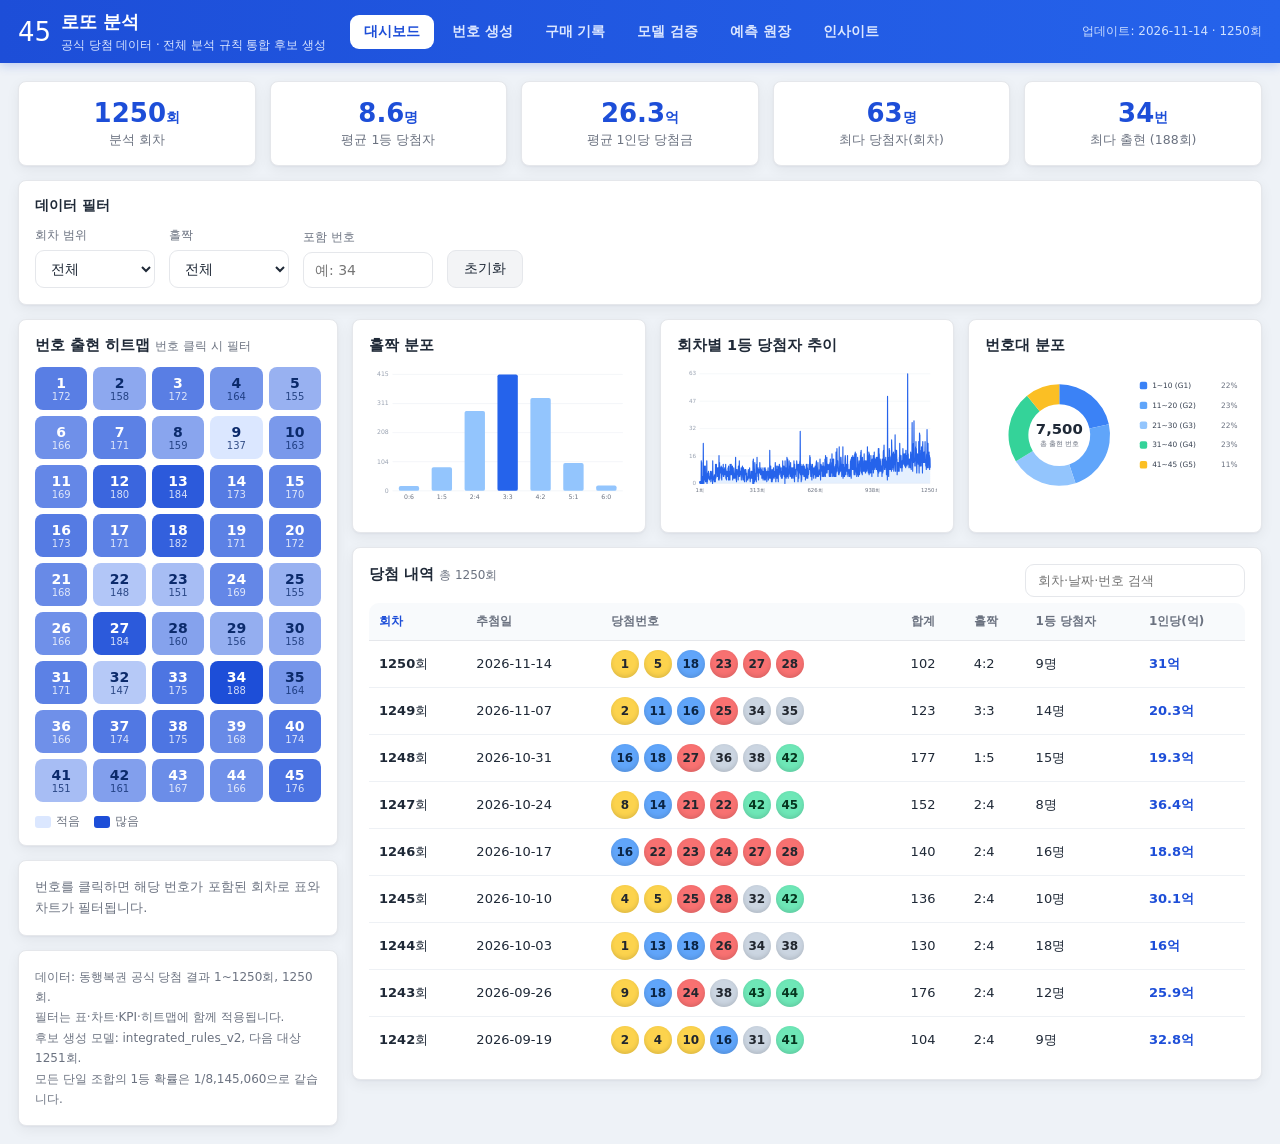
<file: index.html>
<!DOCTYPE html>
<html lang="ko">
<head>
<meta charset="utf-8" />
<meta name="viewport" content="width=device-width, initial-scale=1, viewport-fit=cover" />
<meta name="theme-color" content="#1d4ed8" />
<meta name="apple-mobile-web-app-capable" content="yes" />
<meta name="apple-mobile-web-app-title" content="로또 분석" />
<link rel="manifest" href="manifest.webmanifest" />
<link rel="icon" href="icon-192.png" />
<link rel="apple-touch-icon" href="icon-192.png" />
<link rel="stylesheet" href="styles.css" />
<title>로또 데이터 분석과 번호 생성</title>
</head>
<body>
<header class="appbar">
  <div class="appbar-inner">
    <div class="brand">
      <span class="logo" aria-hidden="true">45</span>
      <div class="brand-txt">
        <h1>로또 분석</h1>
        <span class="sub">공식 당첨 데이터 · 전체 분석 규칙 통합 후보 생성</span>
      </div>
    </div>
    <nav class="topnav" id="topnav" aria-label="주요 화면">
      <button data-tab="dashboard" data-icon="⌂" class="active" aria-current="page">대시보드</button>
      <button data-tab="generate" data-icon="＋">번호 생성</button>
      <button data-tab="purchases" data-icon="₩">구매 기록</button>
      <button data-tab="backtest" data-icon="✓">모델 검증</button>
      <button data-tab="ledger" data-icon="▤">예측 원장</button>
      <button data-tab="insights" data-icon="ⓘ">인사이트</button>
    </nav>
    <div class="updated" id="updated">업데이트: -</div>
  </div>
</header>

<main>
  <section class="tab" id="tab-dashboard">
    <div class="kpis" id="kpis"></div>
    <div class="card filterbar">
      <div class="filter-title">데이터 필터</div>
      <div class="filter-grid">
        <label class="filter-field">회차 범위
          <select id="fRange">
            <option value="0" selected>전체</option><option value="500">최근 500회</option>
            <option value="300">최근 300회</option><option value="200">최근 200회</option>
            <option value="100">최근 100회</option><option value="50">최근 50회</option>
          </select>
        </label>
        <label class="filter-field">홀짝<select id="fOE"><option value="all">전체</option></select></label>
        <label class="filter-field filter-wide">포함 번호<input type="text" id="fInclude" placeholder="예: 34" inputmode="numeric" /></label>
        <button class="reset" id="fReset">초기화</button>
      </div>
    </div>
    <div class="dash">
      <div class="dash-left">
        <div class="card heatmap-card">
          <h3>번호 출현 히트맵 <span class="muted-inline">번호 클릭 시 필터</span></h3>
          <div id="heatmap" class="heatmap"></div>
          <div class="legend">
            <span class="legend-grad"><i></i> 적음</span><span class="legend-grad"><i class="hi"></i> 많음</span>
            <span class="legend-clear" id="legendClear" hidden>번호 필터 해제</span>
          </div>
        </div>
        <div class="card info-card">번호를 클릭하면 해당 번호가 포함된 회차로 표와 차트가 필터됩니다.</div>
        <div class="card notes" id="notes"></div>
      </div>
      <div class="dash-right">
        <div class="charts">
          <div class="card chart-card"><h3>홀짝 분포</h3><div id="chartOE" class="chart"></div></div>
          <div class="card chart-card"><h3>회차별 1등 당첨자 추이</h3><div id="chartLine" class="chart"></div></div>
          <div class="card chart-card"><h3>번호대 분포</h3><div id="chartDonut" class="chart"></div></div>
        </div>
        <div class="card table-card">
          <div class="table-head">
            <h3>당첨 내역 <span class="muted-inline" id="tableCount"></span></h3>
            <input type="search" id="tableSearch" class="table-search" placeholder="회차·날짜·번호 검색" />
          </div>
          <div class="table-scroll">
            <table id="drawTable">
              <thead><tr>
                <th data-sort="round">회차</th><th data-sort="date">추첨일</th>
                <th class="nums-col">당첨번호</th><th data-sort="sum">합계</th>
                <th class="oe-col">홀짝</th><th data-sort="winners">1등 당첨자</th><th data-sort="amount">1인당(억)</th>
              </tr></thead>
              <tbody id="drawTbody"></tbody>
            </table>
          </div>
        </div>
      </div>
    </div>
  </section>

  <section class="tab" id="tab-generate" hidden>
    <div class="card hero">
      <h2 id="generatorTitle">다음 회차 후보 생성</h2>
      <p class="muted">기본 패턴·전이·조건부 규칙·개별 번호·페어·출현주기를 함께 평가해 상위 조합을 표시합니다.
        여러 장을 살 때는 <b>겹침 상한</b>이 중요합니다. 상한이 작을수록 조합끼리 덜 겹쳐
        한 장도 못 맞출 확률이 내려갑니다(기대값은 그대로입니다). 고정 번호는 모든 조합에 들어가므로 겹침에서 빼고 셉니다.</p>
      <div class="controls">
        <label>생성 개수<input type="number" id="genCount" value="6" min="1" max="200" /></label>
        <label>후보 풀<select id="genPool"><option value="10000">10,000개</option><option value="30000" selected>30,000개</option><option value="60000">60,000개</option></select></label>
        <label>조합 선택<select id="genOrder"><option value="random" selected>무작위</option><option value="score">점수 상위</option></select></label>
        <label>점수 모델<select id="genModel"><option value="integrated" selected>전체 규칙 통합 v2</option><option value="legacy">페어+주기 v1</option></select></label>
        <label>시나리오<select id="genScenario"><option value="all">전체</option></select></label>
        <label class="check"><input type="checkbox" id="genNoConsec" /> 연속번호 제외</label>
        <label>겹침 상한 (고정 제외)<select id="genMaxOverlap">
          <option value="2" selected>최대 2개 (권장)</option>
          <option value="3">최대 3개</option>
          <option value="4">최대 4개</option>
          <option value="none">제한 없음</option>
        </select></label>
      </div>
      <div class="controls">
        <label class="grow">고정 번호<input type="text" id="genFix" placeholder="예: 17, 33" inputmode="numeric" /></label>
        <label class="grow">제외 번호<input type="text" id="genExclude" placeholder="예: 7, 13" inputmode="numeric" /></label>
        <label class="grow">후보 풀 (선택)<input type="text" id="genCandidatePool" placeholder="8~30개, 예: 3, 7, 12, 18, ..." inputmode="numeric" /></label>
        <label class="grow">재현 시드<input type="text" id="genSeed" placeholder="예: 1234 또는 메모" autocomplete="off" /></label>
      </div>
      <div class="model-help" id="modelHelp"></div>
      <details class="experiment-panel">
        <summary>선택형 실험 필터 <span id="experimentSummary">0개 사용 · 기본값 꺼짐</span></summary>
        <p class="muted">전형적인 모양을 강제하면 실제 당첨조합도 제외됩니다. 아래 필터는 통합 점수와 별개이며 직접 선택한 경우에만 적용됩니다.</p>
        <div id="experimentRules"></div>
        <div class="callout warn compact" id="experimentRisk"></div>
      </details>
      <details class="experiment-panel" id="noLowPanel">
        <summary>1~10 제외 모드 <span id="noLowSummary">꺼짐</span></summary>
        <p class="muted">1~10을 빼고 11~45로만 조합합니다. 아래 규칙은 1~1249회의 '1~10 없는 1등 조합' 272개가
          이론보다 자주 보인 모양입니다(A: 250회 기간 5개 모두 우세, B: 5개 중 4개). 같은 데이터로 고른 후보라
          확정 규칙이 아니며, 조건을 걸어도 조합 하나의 1등 확률은 바뀌지 않습니다.</p>
        <label class="check nolow-toggle"><input type="checkbox" id="noLowMode" /> 1~10 제외하고 11~45로만 조합</label>
        <div id="noLowRules"></div>
        <div class="callout warn compact" id="noLowRisk"></div>
      </details>
      <details class="experiment-panel" id="hintGuide">
        <summary>힌트 사용 원칙 <span class="guide-tag">포함·제외·필터를 쓰기 전에</span></summary>
        <div id="hintGuideBody"></div>
      </details>
      <button class="primary" id="genBtn">후보 생성</button>
      <p class="error" id="genError" hidden></p>
    </div>
    <div id="genResults"></div>
    <dialog class="notice-dialog" id="noticeDialog" aria-labelledby="noticeTitle">
      <h3 id="noticeTitle"></h3>
      <p id="noticeBody"></p>
      <button class="primary slim" id="noticeClose" autofocus>확인</button>
    </dialog>
    <div class="card lock-card" id="lockCard" hidden>
      <div>
        <h3>이 결과를 예측 원장에 잠그기</h3>
        <p class="muted">대상 회차·데이터 기준·모델·조건·시드·조합을 함께 저장합니다. 저장된 원본은 수정하지 않고 추첨 결과만 자동 판정합니다.</p>
      </div>
      <button class="primary slim" id="lockBtn">예측 잠금</button>
      <span class="save-status" id="lockStatus"></span>
    </div>
    <div class="card generation-save-card" id="generationSaveCard" hidden>
      <div class="generation-save-head">
        <div>
          <h3>생성 번호 저장·내보내기</h3>
          <p class="muted">현재 결과를 이 브라우저에 보관하거나, 회차·조건과 번호가 정리된 텍스트 파일로 내려받습니다.</p>
        </div>
        <div class="result-actions">
          <button class="primary slim" id="saveGenerationBtn">현재 결과 저장</button>
          <button class="ghost slim" id="exportGenerationTxtBtn">현재 결과 TXT</button>
        </div>
      </div>
      <span class="save-status" id="generationSaveStatus"></span>
      <div id="savedGenerationList"></div>
    </div>
    <div class="card subtle"><button class="ghost" id="qpBtn">완전 무작위 1장</button><div id="qpResult"></div></div>
  </section>

  <section class="tab" id="tab-purchases" hidden>
    <div class="card intro ledger-head">
      <div>
        <h2>구매 기록</h2>
        <p class="muted">실제로 산 번호를 회차별로 쌓아 추첨 후 자동 채점합니다. 지출·당첨금·회수율과 번호 습관을 무작위 기대값과 비교합니다.</p>
      </div>
      <div class="result-actions">
        <button class="ghost slim" id="exportPurchasesBtn">JSON 내보내기</button>
        <label class="ghost slim file-button">JSON 가져오기<input type="file" id="importPurchasesInput" accept="application/json,.json" hidden /></label>
      </div>
    </div>
    <div class="card callout warn ledger-warning">
      구매 기록은 이 브라우저에만 저장되고 서버로 보내지 않습니다. 브라우저를 초기화하면 사라질 수 있으니 JSON으로 내보내 보관하세요.
      다른 기기에서는 JSON 가져오기로 합칠 수 있습니다.
    </div>
    <div class="card purchase-form">
      <h3>구매 추가</h3>
      <div class="controls">
        <label>회차<input type="number" id="purchaseRound" min="1" inputmode="numeric" /></label>
        <label>구매 방식<select id="purchaseMode">
          <option value="app">앱 생성</option>
          <option value="auto">자동</option>
          <option value="manual">수동</option>
          <option value="semi">반자동</option>
          <option value="other">기타</option>
        </select></label>
        <label class="grow">메모 (선택)<input type="text" id="purchaseNote" placeholder="예: 회사 앞 판매점" autocomplete="off" /></label>
      </div>
      <div class="result-actions purchase-sources">
        <button class="ghost slim" id="qrScanBtn">카메라로 QR 읽기</button>
        <label class="ghost slim file-button">QR 사진 선택<input type="file" id="qrImageInput" accept="image/*" hidden /></label>
        <button class="ghost slim" id="purchaseFromGenBtn">생성 결과 불러오기</button>
      </div>
      <video id="qrVideo" class="qr-video" playsinline muted hidden></video>
      <p class="muted" id="qrHelp" hidden>이 브라우저는 QR 인식을 지원하지 않습니다(아이폰 Safari 등). 기본 카메라 앱으로 용지의 QR을 비추고, 나타난 링크를 길게 눌러 복사한 뒤 아래 칸에 붙여 넣으세요.</p>
      <label class="purchase-text-label">번호 (한 줄에 6개, 또는 QR 링크)
        <textarea id="purchaseText" rows="6" placeholder="3 7 12 25 33 41&#10;001. 05 11 19 28 36 44&#10;https://...dhlottery.co.kr/qr.do?method=winQr&amp;v=1248q..."></textarea>
      </label>
      <p class="muted">QR 링크를 넣으면 회차는 QR 값을 따릅니다. QR의 게임 글자는 자동·수동을 확실히 구분하지 않아 구매 방식은 직접 골라 주세요.</p>
      <button class="primary" id="purchaseAddBtn">구매 기록 추가</button>
      <span class="save-status" id="purchaseStatus"></span>
    </div>
    <div id="purchaseSummary"></div>
    <div id="purchaseModes"></div>
    <div id="purchaseHabits"></div>
    <div id="purchaseList"></div>
  </section>

  <section class="tab" id="tab-backtest" hidden>
    <div class="card">
      <h2>워크포워드 백테스트</h2>
      <p class="muted">각 검증 회차 직전 데이터만 학습하고 표본으로 실제 당첨 조합의 전체 조합 내 백분위를 추정했습니다.</p>
      <div id="btTable"></div><div id="btCompare" class="callout warn"></div>
    </div>
    <div class="card" id="btFullCard">
      <h2>전 회차 워크포워드 백테스트</h2>
      <p class="muted" id="btFullIntro"></p>
      <div id="btFullTable"></div>
      <h3 style="margin-top:14px">구간별</h3>
      <div id="btFullSegments"></div>
      <div id="btFullNote" class="callout warn"></div>
    </div>
    <div class="card">
      <h3>현재 점수 구성</h3>
      <div id="btStability"></div>
    </div>
    <div class="card">
      <h3>규칙별 배제 위험</h3>
      <p class="muted">통과율은 예측력이 아니라 해당 규칙이 후보와 과거 당첨조합을 얼마나 남기는지 보여줍니다.</p>
      <div id="ruleRiskTable"></div>
      <div id="ruleRiskNote" class="callout warn"></div>
    </div>
    <div class="card">
      <h3>회차 조회</h3>
      <div class="controls">
        <label class="grow">회차 번호<input type="number" id="lookupRound" placeholder="예: 최근 회차" inputmode="numeric" /></label>
        <button class="primary slim" id="lookupBtn">조회</button>
      </div>
      <div id="lookupResult"></div>
    </div>
  </section>

  <section class="tab" id="tab-ledger" hidden>
    <div class="card intro ledger-head">
      <div>
        <h2>예측 원장</h2>
        <p class="muted">추첨 전에 잠근 생성 결과와 SHA-256 영수증을 이 브라우저에 보관합니다. 앱 데이터가 갱신되면 1~5등 기준으로 자동 채점합니다.</p>
      </div>
      <button class="ghost slim" id="exportLedgerBtn">JSON 내보내기</button>
    </div>
    <div class="card callout warn ledger-warning">
      브라우저를 초기화하면 로컬 원장이 사라질 수 있습니다. 중요한 기록은 JSON으로 내보내 별도 보관하세요.
    </div>
    <div id="hintScore"></div>
    <div id="ledgerList"></div>
  </section>

  <section class="tab" id="tab-insights" hidden>
    <div class="card intro"><h2>검증 결과</h2><p class="muted">현재 생성 규칙과 해석할 때 지켜야 할 한계입니다.</p></div>
    <div id="insightCards"></div>
  </section>
</main>
<script src="data.js"></script><script src="app.js"></script>
</body>
</html>
</file>
<file: styles.css>
:root {
  --bg: #eef2f7;
  --card: #ffffff;
  --ink: #1f2937;
  --muted: #6b7280;
  --line: #e5e7eb;
  --line2: #eef1f5;
  --blue: #2563eb;
  --blue-d: #1d4ed8;
  --blue-l: #60a5fa;
  --blue-bg: #eff4ff;
  --good: #16a34a;
  --good-bg: #ecfdf3;
  --warn: #d97706;
  --warn-bg: #fff7ed;
  --bad: #dc2626;
  --shadow: 0 1px 2px rgba(16,24,40,.04), 0 4px 14px rgba(16,24,40,.06);
  --radius: 8px;
}

* { box-sizing: border-box; -webkit-tap-highlight-color: transparent; }

html { max-width: 100%; overflow-x: hidden; }
html, body {
  margin: 0;
  background: var(--bg);
  color: var(--ink);
  font-family: -apple-system, BlinkMacSystemFont, "Apple SD Gothic Neo",
    "Pretendard", "Segoe UI", system-ui, sans-serif;
  -webkit-font-smoothing: antialiased;
}
body { min-width: 320px; max-width: 100%; overflow-x: hidden; }
button, input, select, summary { touch-action: manipulation; }

/* ── App bar ───────────────────────────── */
.appbar {
  position: sticky; top: 0; z-index: 30;
  background: linear-gradient(90deg, var(--blue-d), var(--blue));
  color: #fff;
  box-shadow: 0 2px 10px rgba(29,78,216,.25);
}
.appbar-inner {
  max-width: 1320px; margin: 0 auto;
  padding: 10px 18px calc(10px + env(safe-area-inset-top, 0px));
  display: flex; align-items: center; gap: 16px; flex-wrap: wrap;
}
.brand { display: flex; align-items: center; gap: 10px; }
.logo { font-size: 26px; }
.brand-txt h1 { margin: 0; font-size: 18px; letter-spacing: 0; }
.brand-txt .sub { font-size: 11.5px; color: #dbe6ff; }
.topnav { display: flex; gap: 4px; margin-left: 8px; flex: 1; }
.topnav button {
  background: transparent; color: #dbe6ff; border: none;
  padding: 8px 14px; border-radius: 9px; font-size: 14px; font-weight: 600;
  cursor: pointer; font-family: inherit; transition: background .15s, color .15s;
}
.topnav button:hover { background: rgba(255,255,255,.12); color: #fff; }
.topnav button.active { background: #fff; color: var(--blue-d); }
.topnav button::before { display: none; }
.updated { font-size: 12px; color: #cfe0ff; white-space: nowrap; }

/* ── Layout ────────────────────────────── */
main { max-width: 1320px; margin: 0 auto; padding: 18px; }
.tab[hidden] { display: none; }
.card {
  background: var(--card);
  border: 1px solid var(--line);
  border-radius: var(--radius);
  box-shadow: var(--shadow);
  padding: 16px;
  min-width: 0;
}
.card h2 { margin: 0 0 6px; font-size: 18px; }
.card h3 { margin: 0 0 12px; font-size: 14.5px; font-weight: 700; }
.muted { color: var(--muted); font-size: 13px; line-height: 1.6; margin: 0 0 12px; }
.muted-inline { color: var(--muted); font-size: 12px; font-weight: 500; }

/* ── KPI cards ─────────────────────────── */
.kpis {
  display: grid; grid-template-columns: repeat(5, 1fr); gap: 14px;
  margin-bottom: 14px;
}
/* 진단 타일은 4개라 화면 폭에 맞춰 스스로 접힌다. */
.kpis.diagnostic { grid-template-columns: repeat(auto-fit, minmax(150px, 1fr)); }
.kpi {
  background: var(--card); border: 1px solid var(--line); border-radius: var(--radius);
  box-shadow: var(--shadow); padding: 16px; text-align: center;
}
.kpi .big { font-size: 26px; font-weight: 800; color: var(--blue-d); letter-spacing: 0; }
.kpi .lbl { font-size: 12.5px; color: var(--muted); margin-top: 4px; }
.kpi .big small { font-size: 14px; font-weight: 700; }

/* ── Filter bar ────────────────────────── */
.filterbar { margin-bottom: 14px; }
.filter-title { font-weight: 700; font-size: 14px; margin-bottom: 12px; }
.filter-grid { display: flex; gap: 14px; flex-wrap: wrap; align-items: flex-end; }
label { font-size: 12px; color: var(--muted); display: flex; flex-direction: column; gap: 6px; }
input, select {
  background: #fff; border: 1px solid var(--line); color: var(--ink);
  border-radius: 9px; padding: 9px 11px; font-size: 14px; font-family: inherit;
}
select { min-width: 120px; }
input[type="text"], input[type="number"] { width: 130px; }
input:focus, select:focus { outline: 2px solid var(--blue-l); outline-offset: 0; border-color: var(--blue-l); }
.reset {
  background: #f3f4f6; border: 1px solid var(--line); color: var(--ink);
  border-radius: 9px; padding: 9px 16px; font-size: 14px; cursor: pointer; font-family: inherit;
}
.reset:hover { background: #e9ecf1; }
.toggle { flex-direction: row; align-items: center; gap: 8px; color: var(--ink); font-size: 13px; cursor: pointer; }
.toggle input { display: none; }
.toggle .track {
  width: 38px; height: 22px; border-radius: 999px; background: #cbd5e1; position: relative; transition: background .15s;
}
.toggle .track::after {
  content: ""; position: absolute; top: 2px; left: 2px; width: 18px; height: 18px;
  border-radius: 50%; background: #fff; box-shadow: 0 1px 2px rgba(0,0,0,.2); transition: transform .15s;
}
.toggle input:checked + .track { background: var(--blue); }
.toggle input:checked + .track::after { transform: translateX(16px); }

/* ── Dashboard grid ────────────────────── */
.dash {
  display: grid;
  grid-template-columns: 320px 1fr;
  gap: 14px;
  align-items: start;
}
.dash-left { display: flex; flex-direction: column; gap: 14px; }
.dash-right { display: flex; flex-direction: column; gap: 14px; }
.charts { display: grid; grid-template-columns: 1fr 1fr 1fr; gap: 14px; }
.dash, .dash-left, .dash-right, .charts, .table-card { min-width: 0; }
.info-card { font-size: 13px; color: var(--muted); line-height: 1.6; }
.notes { font-size: 12px; color: var(--muted); line-height: 1.7; }
.notes b { color: var(--ink); }
.chart { width: 100%; }
.chart svg { width: 100%; height: auto; display: block; }

/* ── Heatmap ───────────────────────────── */
.heatmap { display: grid; grid-template-columns: repeat(5, 1fr); gap: 6px; }
.hm-cell {
  border-radius: 8px; padding: 7px 2px; text-align: center; cursor: pointer;
  border: 1px solid transparent; transition: transform .08s;
  color: #0b2a6b;
}
.hm-cell:hover { transform: translateY(-1px); border-color: var(--blue); }
.hm-cell.active { outline: 2px solid var(--blue-d); }
.hm-cell .n { font-weight: 800; font-size: 14px; }
.hm-cell .c { font-size: 10px; opacity: .8; }
.legend { display: flex; align-items: center; gap: 14px; margin-top: 12px; font-size: 11.5px; color: var(--muted); flex-wrap: wrap; }
.legend-grad { display: inline-flex; align-items: center; gap: 5px; }
.legend-grad i { width: 16px; height: 12px; border-radius: 3px; background: #dbe7ff; display: inline-block; }
.legend-grad i.hi { background: #1d4ed8; }
.legend-clear { color: var(--blue); cursor: pointer; font-weight: 600; }

/* ── Balls ─────────────────────────────── */
.balls { display: flex; gap: 5px; flex-wrap: wrap; }
.ball {
  width: 28px; height: 28px; border-radius: 50%; display: grid; place-items: center;
  font-weight: 700; font-size: 12px; color: #21262e;
  box-shadow: inset 0 -2px 4px rgba(0,0,0,.12);
}
.ball.lg { width: 34px; height: 34px; font-size: 14px; }
.ball.c1 { background: #fcd34d; }
.ball.c2 { background: #60a5fa; color:#0b2545; }
.ball.c3 { background: #f87171; }
.ball.c4 { background: #cbd5e1; }
.ball.c5 { background: #6ee7b7; color:#06351f; }
.ball.fixed { outline: 2px solid var(--blue); outline-offset: 1px; }
.ball.bonus { background: #fff; color: var(--blue); border: 2px dashed var(--blue); }

/* ── Data table ────────────────────────── */
.table-head { display: flex; align-items: center; justify-content: space-between; gap: 12px; margin-bottom: 6px; flex-wrap: wrap; }
.table-search { width: 220px; max-width: 100%; padding: 8px 12px; font-size: 13px; border-radius: 9px; }
.table-search::-webkit-search-cancel-button { cursor: pointer; }
.table-scroll { max-height: 460px; overflow: auto; border-radius: 10px; }
#drawTable { width: 100%; border-collapse: collapse; font-size: 13px; }
#drawTable thead th {
  position: sticky; top: 0; background: #f8fafc; z-index: 1;
  text-align: left; padding: 10px 10px; color: var(--muted); font-weight: 700; font-size: 12px;
  border-bottom: 1px solid var(--line); cursor: pointer; white-space: nowrap;
}
#drawTable thead th.nums-col, #drawTable thead th.oe-col { cursor: default; }
#drawTable thead th.sorted { color: var(--blue-d); }
#drawTable tbody td { padding: 9px 10px; border-bottom: 1px solid var(--line2); white-space: nowrap; }
#drawTable tbody tr:hover { background: var(--blue-bg); }
#drawTable .amt { color: var(--blue-d); font-weight: 700; }
.pill {
  display: inline-block; font-size: 11px; font-weight: 700; padding: 2px 8px; border-radius: 999px;
}
.pill.lo0 { background: var(--good-bg); color: var(--good); }
.pill.lo1 { background: #eef2ff; color: #4f46e5; }
.pill.lo2 { background: var(--warn-bg); color: var(--warn); }
.pill.lo3 { background: #fef2f2; color: var(--bad); }

/* ── Generate / shared ─────────────────── */
.tab { display: flex; flex-direction: column; gap: 14px; }
#tab-dashboard:not([hidden]) { display: block; }
.hero { background: linear-gradient(160deg, #eff4ff, #ffffff); }
.intro { background: linear-gradient(160deg, #eff4ff, #ffffff); }
.controls { display: flex; gap: 12px; flex-wrap: wrap; align-items: flex-end; margin-bottom: 10px; }
label.grow { flex: 1 1 180px; }
label.grow input { width: 100%; }
label.check { flex-direction: row; align-items: center; gap: 8px; color: var(--ink); font-size: 13px; }
input[type="checkbox"] { width: 17px; height: 17px; accent-color: var(--blue); }
button { font-family: inherit; cursor: pointer; border: none; font-size: 15px; }
.primary {
  background: var(--blue); color: #fff; border-radius: 10px; padding: 12px 18px; font-weight: 600; width: 100%;
}
.primary.slim { width: auto; }
.primary:active { filter: brightness(1.05); }
.ghost { background: #f3f4f6; color: var(--ink); border: 1px solid var(--line); border-radius: 10px; padding: 12px 16px; width: 100%; }
.ghost.slim { width: auto; white-space: nowrap; }
.error { color: var(--bad); font-size: 13px; margin: 10px 0 0; }
.subtle { background: #fafbfc; border-style: dashed; }
.model-help {
  margin: 4px 0 12px;
  padding: 10px 12px;
  border-radius: 9px;
  background: #eef4ff;
  color: #475569;
  font-size: 12px;
  line-height: 1.55;
}
.model-help b { color: var(--blue-d); }
.experiment-panel {
  margin: 0 0 12px;
  border: 1px solid var(--line);
  border-radius: 10px;
  background: rgba(255,255,255,.78);
  overflow: hidden;
}
.experiment-panel summary {
  padding: 12px 14px;
  cursor: pointer;
  color: var(--ink);
  font-size: 13px;
  font-weight: 700;
}
.experiment-panel summary span { color: var(--warn); font-weight: 600; margin-left: 5px; }
.experiment-panel summary span.guide-tag { color: var(--muted); font-weight: 400; }
.principles { margin: 6px 0 4px; padding-left: 20px; line-height: 1.65; }
.principles li { margin: 4px 0; }
.principles-box { margin-top: 12px; }
.pool-title { margin-top: 14px; }
.hint-outlook .pool-table tr.good td:first-child { color: var(--good); font-weight: 700; }
.experiment-panel[open] { padding-bottom: 12px; }
.experiment-panel[open] summary { border-bottom: 1px solid var(--line); margin-bottom: 12px; }
.experiment-panel > p, .experiment-panel > div { margin-left: 14px; margin-right: 14px; }
.experiment-rules { display: grid; grid-template-columns: repeat(2, minmax(0, 1fr)); gap: 8px; }
.experiment-rule {
  display: grid; grid-template-columns: auto 1fr auto; align-items: start; gap: 8px;
  padding: 10px; background: #f8fafc; border: 1px solid var(--line); border-radius: 9px;
}
.experiment-rule input { margin: 1px 0 0; }
.experiment-rule label { display: block; color: var(--ink); font-weight: 700; cursor: pointer; }
.experiment-rule small { display: block; color: var(--muted); font-weight: 400; line-height: 1.45; margin-top: 3px; }
.experiment-rule .rates { color: var(--muted); font-size: 10.5px; white-space: nowrap; text-align: right; line-height: 1.5; }
.callout.compact { margin-top: 10px; padding: 9px 11px; font-size: 12px; }
.nolow-toggle { display: flex; margin: 0 14px 10px; font-weight: 700; }
.experiment-rule .tier {
  display: inline-block; min-width: 18px; padding: 0 5px; margin-right: 2px; border-radius: 5px;
  font-size: 10.5px; line-height: 17px; text-align: center; color: #fff; vertical-align: 1px;
}
.experiment-rule .tier-A { background: var(--blue); }
.experiment-rule .tier-B { background: var(--muted); }
.experiment-rule input:disabled + label { opacity: .55; cursor: not-allowed; }

.combo {
  display: flex; align-items: center; gap: 8px; flex-wrap: wrap;
  padding: 11px 12px; background: #f8fafc; border: 1px solid var(--line); border-radius: 11px; margin-bottom: 9px;
}
.combo .tag { margin-left: auto; font-size: 11px; color: var(--muted); text-align: right; line-height: 1.45; }
.combo .tag b { color: var(--ink); }
.generation-meta {
  display: flex; flex-wrap: wrap; gap: 6px; margin: -3px 0 12px;
}
.meta-chip {
  display: inline-flex; align-items: center; padding: 4px 8px;
  border-radius: 999px; background: var(--blue-bg); color: var(--blue-d); font-size: 11px; font-weight: 600;
}
.meta-chip.warn { background: var(--warn-bg); color: var(--warn); }
.lock-card { display: flex; gap: 14px; align-items: center; flex-wrap: wrap; }
.lock-card > div { flex: 1 1 360px; }
.lock-card h3 { margin-bottom: 4px; }
.lock-card .muted { margin-bottom: 0; }
.save-status { color: var(--good); font-size: 12px; font-weight: 700; }
.save-status.error { color: var(--bad); }
.generation-save-card { display: flex; flex-direction: column; gap: 12px; }
.generation-save-head {
  display: flex; align-items: center; justify-content: space-between; gap: 14px; flex-wrap: wrap;
}
.generation-save-head > div:first-child { flex: 1 1 360px; }
.generation-save-head h3 { margin-bottom: 4px; }
.generation-save-head .muted { margin-bottom: 0; }
.result-actions, .saved-actions { display: flex; gap: 8px; flex-wrap: wrap; }
.saved-title { color: var(--muted); font-size: 11px; font-weight: 700; margin-bottom: 4px; }
.saved-empty {
  padding: 14px; border: 1px dashed var(--line); border-radius: 9px;
  color: var(--muted); font-size: 12px; text-align: center;
}
.saved-generation {
  display: flex; align-items: center; justify-content: space-between; gap: 12px;
  padding: 10px 0; border-top: 1px solid var(--line2);
}
.saved-generation > div:first-child { min-width: 0; }
.saved-generation b { display: block; font-size: 13px; }
.saved-generation span {
  display: block; margin-top: 3px; color: var(--muted); font-size: 10.5px;
  overflow-wrap: anywhere;
}
.ghost.danger { color: var(--bad); }

/* ── Backtest tables / bars ────────────── */
.bt-table { width: 100%; border-collapse: collapse; font-size: 13px; }
.bt-table th, .bt-table td { padding: 9px 6px; text-align: right; border-bottom: 1px solid var(--line); }
.bt-table th:first-child, .bt-table td:first-child { text-align: left; color: var(--muted); }
.bt-table th { color: var(--muted); font-weight: 700; font-size: 11px; }
.bt-table tr:last-child td { border-bottom: none; }
.callout { margin-top: 14px; padding: 12px 14px; border-radius: 11px; background: var(--good-bg); border: 1px solid #bbf7d0; font-size: 13px; line-height: 1.6; }
.callout.warn { background: var(--warn-bg); border-color: #fed7aa; }
.barlist { display: flex; flex-direction: column; gap: 8px; }
.barrow { display: grid; grid-template-columns: 92px 1fr 64px; align-items: center; gap: 10px; font-size: 12px; }
.barrow .lbl { color: var(--muted); }
.barrow .val { text-align: right; color: var(--ink); }
.bartrack { background: #eef1f5; border-radius: 6px; height: 14px; overflow: hidden; }
.barfill { height: 100%; background: linear-gradient(90deg, var(--blue), var(--blue-l)); border-radius: 6px; }
.risk-low { color: var(--good); font-weight: 700; }
.risk-mid { color: var(--warn); font-weight: 700; }
.risk-high { color: var(--bad); font-weight: 700; }

/* ── Prediction ledger ─────────────────── */
.ledger-head { display: flex; align-items: center; justify-content: space-between; gap: 16px; }
.ledger-head .muted { margin-bottom: 0; }
.ledger-warning { margin-top: 0; }
.hint-card h3 { margin-bottom: 6px; }
.hint-tile .hint-verdict { margin-top: 6px; font-size: 12px; font-weight: 700; color: var(--muted); }
.hint-tile.good .hint-verdict { color: var(--good); }
.hint-tile.bad .hint-verdict { color: var(--bad); }
.hint-list { margin-top: 12px; border-top: 1px solid var(--line); }
.hint-row { display: grid; grid-template-columns: 64px 130px 1fr; gap: 4px 10px; align-items: center; padding: 8px 0; border-bottom: 1px solid var(--line2); font-size: 13px; }
.hint-row small { color: var(--muted); }
.hint-num { display: inline-block; min-width: 22px; margin: 1px 2px; padding: 1px 5px; border-radius: 6px; text-align: center; font-weight: 700; font-size: 12px; }
.hint-num.ok { background: var(--good-bg); color: var(--good); }
.hint-num.ng { background: #fef2f2; color: var(--bad); }
@media (max-width: 560px) {
  .hint-row { grid-template-columns: 56px 1fr; }
  .hint-row > div { grid-column: 1 / -1; }
}
.hint-outlook { margin-top: 14px; padding-top: 12px; border-top: 1px solid var(--line); }
.hint-outlook h4 { margin: 0 0 4px; font-size: 14px; }
.hint-outlook .table-x { overflow-x: auto; }
.hint-outlook .bt-table { min-width: 500px; }
.hint-outlook tr.good td:first-child { color: var(--good); font-weight: 700; }
.hint-outlook tr.bad td:first-child { color: var(--bad); font-weight: 700; }
.hint-outlook tr.mid td:first-child { color: var(--warn); font-weight: 700; }
@media (max-width: 560px) {
  .hint-outlook .bt-table { min-width: 0; }
  .hint-outlook .bt-table thead { display: none; }
  .hint-outlook .bt-table tr { display: grid; grid-template-columns: repeat(3, 1fr); gap: 4px 8px; padding: 9px 0; border-bottom: 1px solid var(--line2); }
  .hint-outlook .bt-table td { border: 0; padding: 0; text-align: left; }
  .hint-outlook .bt-table td:first-child { grid-column: 1 / -1; }
  .hint-outlook .bt-table td[data-label]::before { content: attr(data-label); display: block; font-size: 10.5px; color: var(--muted); font-weight: 400; }
}
.ledger-entry { padding: 0; overflow: hidden; }
.ledger-entry-head {
  display: flex; justify-content: space-between; gap: 12px; align-items: flex-start;
  padding: 14px 16px; background: #f8fafc; border-bottom: 1px solid var(--line);
}
.ledger-entry-head h3 { margin-bottom: 4px; font-size: 15px; }
.ledger-entry-head .time { color: var(--muted); font-size: 11px; }
.ledger-state { flex: 0 0 auto; border-radius: 999px; padding: 5px 9px; font-size: 11px; font-weight: 800; }
.ledger-state.pending { color: var(--blue-d); background: var(--blue-bg); }
.ledger-state.scored { color: var(--good); background: var(--good-bg); }
.ledger-entry-body { padding: 14px 16px; }
.ledger-settings { display: flex; flex-wrap: wrap; gap: 6px; margin-bottom: 12px; }
.ledger-line {
  display: flex; align-items: center; gap: 10px; padding: 7px 0;
  border-bottom: 1px solid var(--line2);
}
.ledger-line:last-of-type { border-bottom: none; }
.ledger-line .result { margin-left: auto; font-size: 12px; color: var(--muted); text-align: right; }
.ledger-line .result b { color: var(--ink); }
.receipt {
  margin-top: 12px; padding-top: 10px; border-top: 1px dashed var(--line);
  color: var(--muted); font-size: 10.5px; overflow-wrap: anywhere;
}
.empty-state { text-align: center; color: var(--muted); padding: 34px 18px; line-height: 1.7; }

/* ── Insights ──────────────────────────── */
.insight { border-left: 4px solid var(--blue); padding: 14px 16px; }
.insight.good { border-left-color: var(--good); }
.insight.warn { border-left-color: var(--warn); }
.insight h3 { font-size: 15px; margin: 0 0 8px; }
.insight p { margin: 0; font-size: 13px; line-height: 1.65; color: #374151; }
.insight .badge { display: inline-block; font-size: 10px; font-weight: 700; padding: 2px 8px; border-radius: 999px; margin-bottom: 8px; }
.insight.good .badge { background: var(--good-bg); color: var(--good); }
.insight.warn .badge { background: var(--warn-bg); color: var(--warn); }
.insight .badge { background: var(--blue-bg); color: var(--blue-d); }

.latest-meta { font-size: 12px; color: var(--muted); margin-top: 10px; }
.latest-meta b { color: var(--ink); }

/* ── Responsive ────────────────────────── */
@media (max-width: 1080px) {
  .kpis { grid-template-columns: repeat(3, 1fr); }
  .dash { grid-template-columns: 1fr; }
}
@media (max-width: 680px) {
  body {
    padding-bottom: calc(70px + env(safe-area-inset-bottom, 0px));
  }
  .appbar-inner {
    min-height: 64px;
    padding: calc(9px + env(safe-area-inset-top, 0px)) 14px 9px;
    gap: 9px;
    flex-wrap: nowrap;
  }
  .brand { min-width: 0; width: 100%; }
  .logo { flex: 0 0 auto; font-size: 24px; }
  .brand-txt { min-width: 0; }
  .brand-txt h1 { font-size: 17px; }
  .brand-txt .sub {
    display: block;
    max-width: 100%;
    overflow: hidden;
    text-overflow: ellipsis;
    white-space: nowrap;
    font-size: 10.5px;
  }
  .topnav {
    position: fixed;
    z-index: 80;
    left: 0;
    right: 0;
    bottom: 0;
    width: 100%;
    min-width: 0;
    margin: 0;
    padding: 6px 6px calc(6px + env(safe-area-inset-bottom, 0px));
    display: grid;
    grid-template-columns: repeat(6, minmax(0, 1fr));
    gap: 2px;
    overflow: visible;
    background: rgba(255,255,255,.96);
    border-top: 1px solid var(--line);
    box-shadow: 0 -4px 18px rgba(15,23,42,.12);
    backdrop-filter: blur(16px);
    -webkit-backdrop-filter: blur(16px);
  }
  .topnav button {
    min-width: 0;
    min-height: 52px;
    padding: 4px 1px;
    border-radius: 9px;
    color: #64748b;
    display: flex;
    flex-direction: column;
    align-items: center;
    justify-content: center;
    gap: 2px;
    font-size: 10px;
    line-height: 1.15;
    white-space: nowrap;
  }
  .topnav button::before {
    content: attr(data-icon);
    display: block;
    font-size: 19px;
    line-height: 1;
    font-weight: 500;
  }
  .topnav button:hover { background: var(--blue-bg); color: var(--blue-d); }
  .topnav button.active {
    background: var(--blue-bg);
    color: var(--blue-d);
    box-shadow: inset 0 0 0 1px #dbe7ff;
  }
  .updated { display: none; }
  main {
    width: 100%;
    max-width: 100%;
    padding: 12px;
    overflow: hidden;
  }
  .tab { gap: 10px; }
  .card { padding: 14px; border-radius: 12px; }
  .kpis {
    grid-template-columns: repeat(2, minmax(0, 1fr));
    gap: 8px;
    margin-bottom: 10px;
  }
  .kpi { min-width: 0; padding: 13px 7px; border-radius: 12px; }
  .kpi:last-child { grid-column: 1 / -1; }
  .kpi .big { font-size: 21px; }
  .kpi .big small { font-size: 12px; }
  .kpi .lbl { font-size: 10.5px; line-height: 1.35; }
  .filterbar { margin-bottom: 10px; }
  .filter-grid {
    display: grid;
    grid-template-columns: repeat(2, minmax(0, 1fr));
    gap: 10px 8px;
    align-items: end;
  }
  .filter-field, .filter-grid label { min-width: 0; }
  .filter-wide, .filter-grid .reset { grid-column: 1 / -1; }
  input, select, .reset {
    width: 100%;
    min-width: 0;
    min-height: 44px;
    font-size: 16px;
  }
  input[type="text"], input[type="number"] { width: 100%; }
  select { max-width: 100%; }
  .charts { grid-template-columns: 1fr; }
  .chart-card { overflow: hidden; }
  .heatmap { gap: 5px; }
  .hm-cell { padding: 8px 2px; min-width: 0; }
  .hm-cell .n { font-size: 13px; }
  .controls {
    display: grid;
    grid-template-columns: repeat(2, minmax(0, 1fr));
    gap: 10px 8px;
    align-items: end;
  }
  .controls > label { min-width: 0; }
  .controls label.grow, .controls label.check, .controls > .primary.slim { grid-column: 1 / -1; }
  .controls label.check {
    min-height: 44px;
    padding: 9px 11px;
    border: 1px solid var(--line);
    border-radius: 9px;
    background: #fff;
  }
  .controls > .primary.slim { width: 100%; }
  .primary, .ghost { min-height: 46px; }
  .experiment-panel summary {
    min-height: 46px;
    display: flex;
    align-items: center;
    flex-wrap: wrap;
    gap: 3px;
  }
  .experiment-rules { grid-template-columns: 1fr; }
  .experiment-rule { grid-template-columns: auto 1fr; }
  .experiment-rule .rates { grid-column: 2; text-align: left; white-space: normal; }
  .combo { padding: 11px; gap: 7px; }
  .combo .tag {
    width: 100%;
    margin-left: 0;
    padding-top: 8px;
    border-top: 1px dashed var(--line);
    text-align: left;
  }
  .generation-meta { margin-top: 0; }
  .bt-table {
    width: 100%;
    table-layout: fixed;
    font-size: 10.5px;
  }
  .bt-table th, .bt-table td {
    padding: 7px 3px;
    white-space: normal;
    overflow-wrap: anywhere;
    line-height: 1.35;
  }
  #ruleRiskTable .bt-table th:first-child,
  #ruleRiskTable .bt-table td:first-child { width: 34%; }
  .callout { padding: 11px; font-size: 12px; }
  .table-head { align-items: stretch; }
  .table-search { width: 100%; }
  .table-scroll {
    max-height: 620px;
    padding: 2px;
    overflow-x: hidden;
    overflow-y: auto;
  }
  #drawTable, #drawTable tbody { display: block; width: 100%; }
  #drawTable thead { display: none; }
  #drawTable tbody {
    display: grid;
    grid-template-columns: 1fr;
    gap: 9px;
  }
  #drawTable tbody tr {
    display: grid;
    grid-template-columns: repeat(4, minmax(0, 1fr));
    gap: 9px 6px;
    padding: 11px;
    border: 1px solid var(--line);
    border-radius: 11px;
    background: #fff;
  }
  #drawTable tbody tr:hover { background: #fff; }
  #drawTable tbody td {
    min-width: 0;
    padding: 0;
    border: 0;
    display: flex;
    flex-direction: column;
    gap: 3px;
    white-space: normal;
    font-size: 12px;
  }
  #drawTable tbody td::before {
    content: attr(data-label);
    color: var(--muted);
    font-size: 9.5px;
    font-weight: 600;
  }
  #drawTable tbody td:nth-child(1),
  #drawTable tbody td:nth-child(2) { grid-column: span 2; }
  #drawTable tbody td:nth-child(3) {
    grid-column: 1 / -1;
    padding: 2px 0 3px;
  }
  #drawTable .balls { flex-wrap: nowrap; gap: 4px; }
  #drawTable .ball { width: 28px; height: 28px; }
  .ledger-head { align-items: stretch; flex-direction: column; }
  .generation-save-head { align-items: stretch; flex-direction: column; }
  .generation-save-head > div:first-child { flex: 0 0 auto; width: 100%; }
  .result-actions { display: grid; grid-template-columns: 1fr 1fr; width: 100%; }
  .result-actions .slim { width: 100%; min-width: 0; white-space: normal; }
  .saved-generation { align-items: stretch; flex-direction: column; }
  .saved-actions { display: grid; grid-template-columns: 1fr 1fr; }
  .saved-actions .slim { width: 100%; }
  .ledger-head .ghost.slim { width: 100%; }
  .ledger-entry-head { padding: 12px; }
  .ledger-entry-body { padding: 12px; }
  .ledger-line { align-items: flex-start; flex-wrap: wrap; }
  .ledger-line .result { width: 100%; text-align: left; margin-left: 0; }
}

@media (max-width: 374px) {
  main { padding: 10px; }
  .card { padding: 12px; }
  .topnav { padding-left: 3px; padding-right: 3px; }
  .topnav button { font-size: 9.5px; }
  .kpi .big { font-size: 19px; }
  .ball.lg { width: 31px; height: 31px; font-size: 13px; }
  .balls { gap: 4px; }
  #drawTable .ball { width: 26px; height: 26px; font-size: 11px; }
}

/* ── Purchases ─────────────────────────── */
.file-button { display: inline-flex; align-items: center; cursor: pointer; font-size: 13.33px; }
.purchase-form { display: flex; flex-direction: column; gap: 10px; }
.purchase-form h3 { margin-bottom: 0; }
.purchase-form .controls { margin-bottom: 0; }
.purchase-form .muted { margin: 0; }
.purchase-text-label { display: flex; flex-direction: column; gap: 6px; font-size: 12.5px; color: var(--muted); }
.purchase-text-label textarea {
  width: 100%; min-height: 120px; padding: 10px 12px; border: 1px solid var(--line); border-radius: 10px;
  font: 16px/1.5 ui-monospace, SFMono-Regular, Menlo, monospace; color: var(--ink); resize: vertical;
}
.qr-video { width: 100%; max-width: 420px; aspect-ratio: 1; object-fit: cover; border-radius: 12px; background: #0f172a; }
.purchase-prize { margin-top: 8px; }
.hm-cell.static { cursor: default; }
.hm-cell.static:hover { transform: none; border-color: transparent; }
#purchaseHabits .heatmap { grid-template-columns: repeat(9, 1fr); margin-bottom: 10px; }
@media (max-width: 680px) {
  #purchaseHabits .heatmap { grid-template-columns: repeat(5, 1fr); }
  .purchase-sources > * { flex: 1 1 140px; justify-content: center; }
}

/* 생성 장수 부족 알림 창 */
.notice-dialog {
  width: min(420px, calc(100vw - 32px)); padding: 18px 18px 16px; border: 1px solid var(--line);
  border-radius: 14px; background: var(--card); color: var(--ink); box-shadow: 0 18px 50px rgba(15, 23, 42, .25);
}
.notice-dialog::backdrop { background: rgba(15, 23, 42, .45); }
.notice-dialog h3 { margin: 0 0 8px; font-size: 16px; }
.notice-dialog p { margin: 0 0 14px; color: var(--muted); font-size: 13.5px; line-height: 1.6; }
.notice-dialog button.primary { width: 100%; }
</file>
